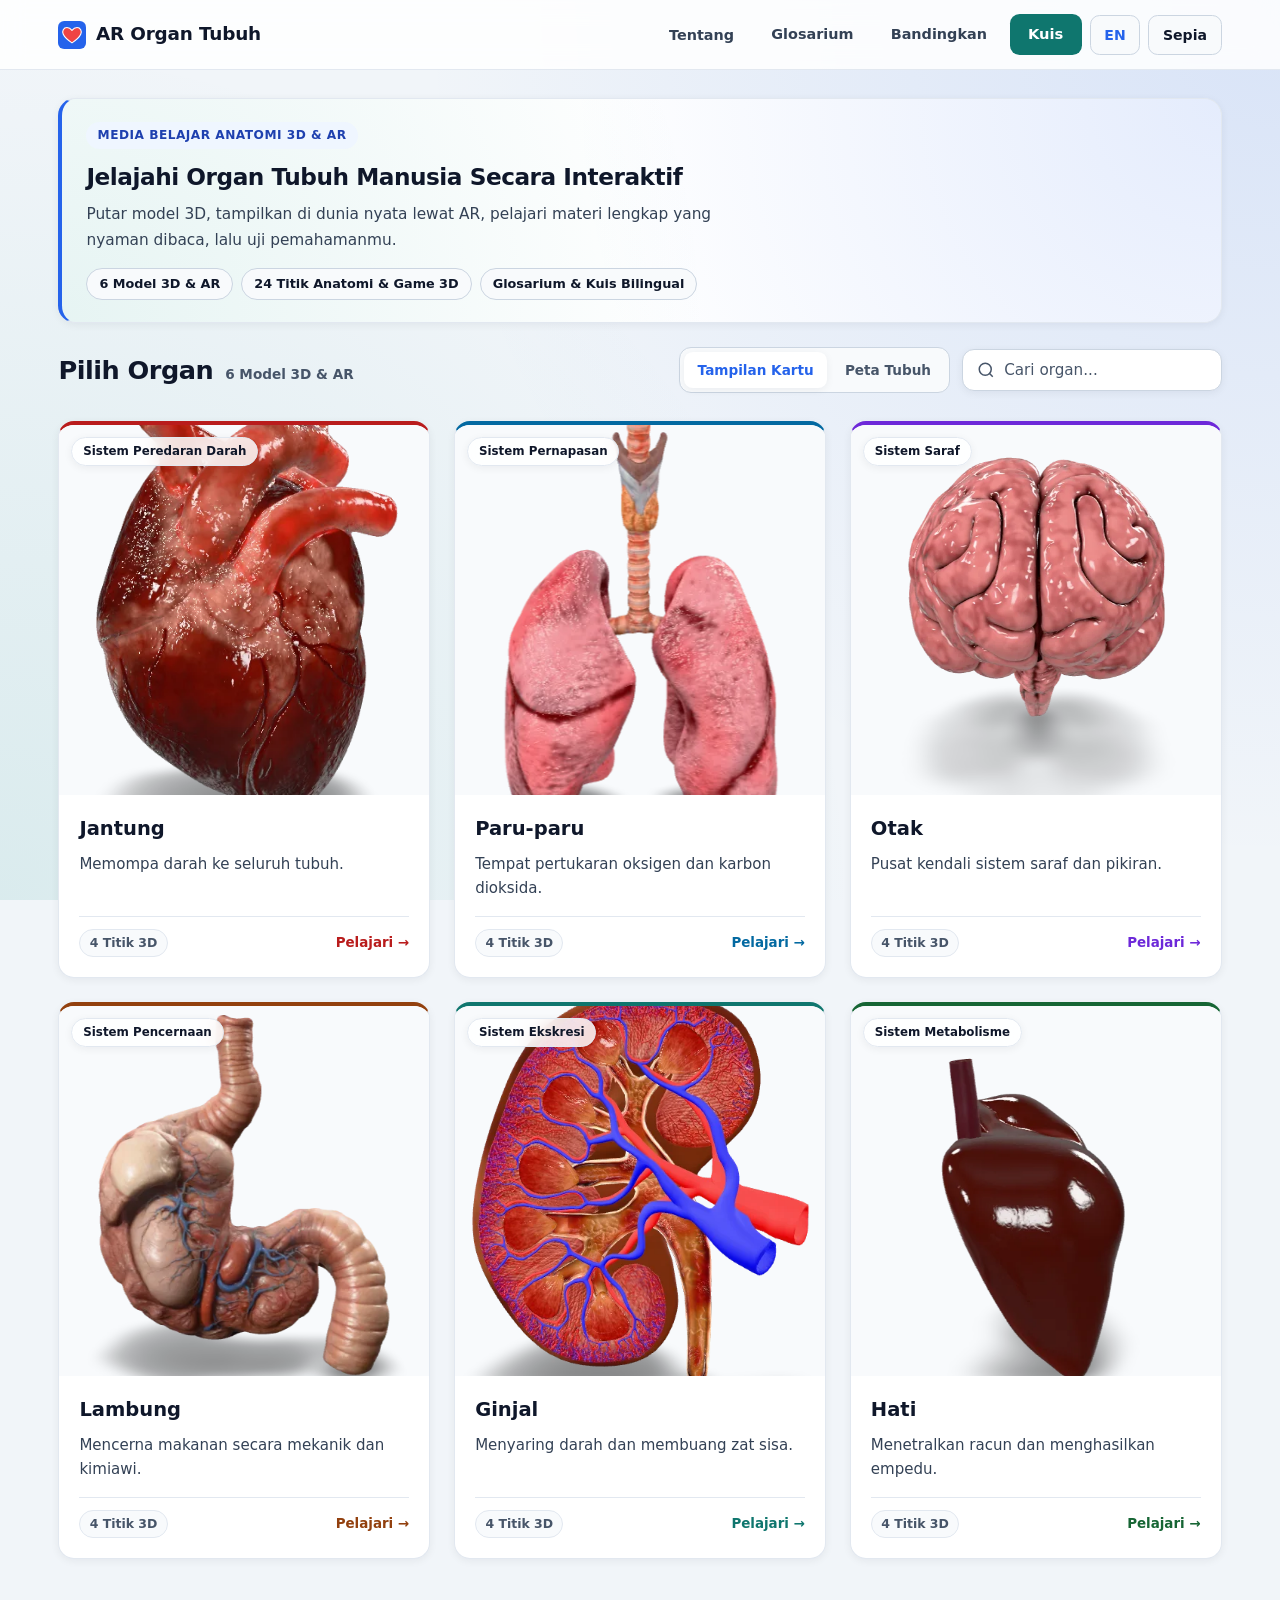
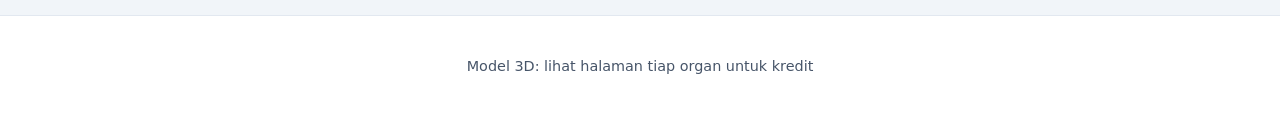
<file: index.html>
<!DOCTYPE html>
<html lang="id">
<head>
  <meta charset="UTF-8">
  <meta name="viewport" content="width=device-width, initial-scale=1.0">
  <title data-i18n="homeTitle">AR Organ Tubuh</title>
  <meta name="description" content="Media edukasi anatomi organ tubuh manusia interaktif dalam 3D, Augmented Reality (AR), hotspot bagian organ, dan kuis.">
  <meta property="og:title" content="AR Organ Tubuh">
  <meta property="og:description" content="Jelajahi anatomi 6 organ tubuh manusia dalam 3D dan Augmented Reality langsung dari browser.">
  <meta property="og:image" content="img/jantung.webp">
  <link rel="icon" type="image/svg+xml" href="img/favicon.svg">
  <script>try{const s=localStorage.getItem("ar-organ-theme");const t=(s==="dark"||s==="sepia"||s==="light")?s:(matchMedia("(prefers-color-scheme:dark)").matches?"dark":"light");document.documentElement.dataset.theme=t;}catch(e){}</script>
  <link rel="stylesheet" href="css/style.css">
</head>
<body>
  <header class="site-header">
    <div class="container nav-inner">
      <a class="brand-link" href="index.html">
        <img src="img/favicon.svg" alt="" width="28" height="28">
        <span data-i18n="brandName">AR Organ Tubuh</span>
      </a>
      <div class="nav-actions">
        <button id="about-open" class="btn-ghost" type="button" data-i18n="navAbout">Tentang</button>
        <a class="btn-ghost" href="glossary.html" data-i18n="navGlossary">Glosarium</a>
        <a class="btn-ghost" href="compare.html" data-i18n="navCompare">Bandingkan</a>
        <a class="btn-quiz" href="quiz.html" data-i18n="navQuiz">Kuis</a>
        <button id="lang-toggle" class="btn-lang" type="button" aria-label="Ganti ke Bahasa Inggris">EN</button>
        <button id="theme-toggle" class="btn-theme" type="button" aria-label="Ubah tema">Sepia</button>
      </div>
    </div>
  </header>

  <main class="container home-main">
    <section class="study-hero">
      <span class="study-hero-badge" data-i18n="heroBadge">Media Belajar Anatomi 3D &amp; AR</span>
      <h1 class="study-hero-title" data-i18n="heroTitle">Jelajahi Organ Tubuh Manusia Secara Interaktif</h1>
      <p class="study-hero-desc" data-i18n="heroDesc">Putar model 3D, tampilkan di dunia nyata lewat AR, pelajari materi lengkap yang nyaman dibaca, lalu uji pemahamanmu.</p>
      <div class="study-hero-pills">
        <span class="study-pill" data-i18n="heroPill1">6 Model 3D &amp; AR</span>
        <span class="study-pill" data-i18n="heroPill2">24 Titik Anatomi &amp; Game 3D</span>
        <span class="study-pill" data-i18n="heroPill3">Glosarium &amp; Kuis Bilingual</span>
      </div>
    </section>

    <div class="toolbar">
      <div class="toolbar-heading">
        <h2 data-i18n="homeHeading">Pilih Organ</h2>
        <span class="toolbar-count" data-i18n="homeCount">6 Model 3D &amp; AR</span>
      </div>
      <div class="toolbar-controls">
        <div class="view-switcher" role="group" aria-label="Pilih mode tampilan" data-i18n-aria-label="viewSwitcherAria">
          <button id="btn-view-grid" class="view-btn is-active" type="button" aria-pressed="true" data-i18n="viewGrid">Tampilan Kartu</button>
          <button id="btn-view-map" class="view-btn" type="button" aria-pressed="false" data-i18n="viewMap">Peta Tubuh</button>
        </div>
        <div class="search-wrap">
          <svg class="search-icon" viewBox="0 0 24 24" width="18" height="18" aria-hidden="true" fill="none" stroke="currentColor" stroke-width="2">
            <circle cx="11" cy="11" r="8"></circle>
            <path d="m21 21-4.3-4.3"></path>
          </svg>
          <label class="sr-only" for="search" data-i18n="searchLabel">Cari organ</label>
          <input id="search" type="search" placeholder="Cari organ..." data-i18n-placeholder="searchPlaceholder" autocomplete="off">
        </div>
      </div>
    </div>

    <section id="organ-grid" class="organ-grid" aria-live="polite"></section>

    <section id="body-map-section" class="body-map-section" hidden>
      <div class="body-map-card">
        <p class="body-map-hint" data-i18n="bodyMapHint">Klik titik pada tubuh untuk melihat lokasi dan info organ</p>
        <div id="body-map-stage" class="body-map-stage">
          <svg class="body-silhouette" viewBox="0 0 280 480" aria-hidden="true">
            <path class="silhouette-outline" d="M140 16 C158 16 171 30 171 50 C171 67 161 81 151 86 L151 100 C186 104 206 118 214 146 L228 242 C230 253 221 260 212 257 C205 255 201 248 199 238 L188 162 L180 162 L186 270 L181 446 C180 457 170 464 160 463 C150 462 144 454 143 442 L140 318 L137 442 C136 454 130 462 120 463 C110 464 100 457 99 446 L94 270 L100 162 L92 162 L81 238 C79 248 75 255 68 257 C59 260 50 253 52 242 L66 146 C74 118 94 104 129 100 L129 86 C119 81 109 67 109 50 C109 30 122 16 140 16 Z" />
            <line class="silhouette-guide" x1="140" y1="95" x2="140" y2="305" />
            <ellipse class="silhouette-guide" cx="140" cy="158" rx="46" ry="42" />

            <g class="svg-organ" data-svg-organ="otak">
              <path d="M121 48 C121 35 130 27 140 27 C150 27 159 35 159 48 C159 58 151 64 140 64 C129 64 121 58 121 48 Z" />
            </g>

            <g class="svg-organ" data-svg-organ="paru-paru">
              <path d="M133 122 C117 122 103 137 101 163 C100 179 108 188 122 186 C131 184 135 176 135 162 Z" />
              <path d="M147 122 C163 122 177 137 179 163 C180 179 172 188 158 186 C149 184 145 176 145 162 Z" />
            </g>

            <g class="svg-organ" data-svg-organ="jantung">
              <path d="M142 152 C142 145 148 141 154 143 C161 145 165 153 163 162 C161 171 153 178 146 180 C140 175 139 162 142 152 Z" />
            </g>

            <g class="svg-organ" data-svg-organ="hati">
              <path d="M104 202 C104 195 116 191 136 195 L146 202 C142 216 124 227 108 228 C103 224 102 212 104 202 Z" />
            </g>

            <g class="svg-organ" data-svg-organ="lambung">
              <path d="M148 202 C158 198 171 205 173 219 C175 232 164 242 151 240 C142 238 139 229 144 222 C148 217 146 208 148 202 Z" />
            </g>

            <g class="svg-organ" data-svg-organ="ginjal">
              <path d="M119 254 C112 254 108 261 109 270 C110 278 115 284 122 282 C127 281 128 274 125 268 C123 263 124 255 119 254 Z" />
              <path d="M161 254 C168 254 172 261 171 270 C170 278 165 284 158 282 C153 281 152 274 155 268 C157 263 156 255 161 254 Z" />
            </g>
          </svg>
          <div id="body-map-pins" class="body-map-pins"></div>
        </div>
      </div>

      <div class="body-map-preview">
        <div id="body-map-quicklist" class="body-map-quicklist"></div>
        <article class="map-preview-card" aria-live="polite">
          <div class="map-preview-top">
            <img id="map-preview-img" class="map-preview-img" src="img/jantung.webp" alt="" width="104" height="104" loading="lazy">
            <div class="map-preview-meta">
              <span id="map-preview-location" class="map-preview-location"></span>
              <h2 id="map-preview-name"></h2>
            </div>
          </div>
          <p id="map-preview-desc" class="map-preview-desc"></p>
          <div class="fact-box map-preview-fact-box">
            <h3 data-i18n="factHeading">Fakta Menarik</h3>
            <p id="map-preview-fact"></p>
          </div>
          <div class="map-preview-actions">
            <a id="map-preview-open" class="btn-quiz" href="#" data-i18n="bodyMapOpen3d">Lihat 3D &amp; AR &rarr;</a>
            <a id="map-preview-compare" class="btn-secondary" href="#" data-i18n="bodyMapCompare">Bandingkan</a>
          </div>
        </article>
      </div>
    </section>
  </main>

  <div id="about-modal" class="modal" role="dialog" aria-modal="true" aria-labelledby="about-title" hidden>
    <div class="modal-backdrop" data-close-modal="true"></div>
    <div class="modal-card">
      <div class="modal-header">
        <h2 id="about-title" data-i18n="aboutTitle">Tentang AR Organ Tubuh</h2>
        <button id="about-close" class="modal-close" type="button" aria-label="Tutup jendela" data-i18n-aria-label="aboutCloseAria">&times;</button>
      </div>
      <p class="modal-lead" data-i18n="aboutLead">Media edukasi anatomi manusia berbasis web yang ringan dan interaktif tanpa perlu menginstal aplikasi tambahan.</p>
      <ul class="modal-list">
        <li><strong data-i18n="aboutFeat1Title">Model 3D Interaktif:</strong><span data-i18n="aboutFeat1Text"> Putar dan perbesar 6 organ utama tubuh manusia.</span></li>
        <li><strong data-i18n="aboutFeat2Title">Augmented Reality (AR):</strong><span data-i18n="aboutFeat2Text"> Letakkan organ di dunia nyata lewat kamera HP Android/iOS.</span></li>
        <li><strong data-i18n="aboutFeat3Title">Hotspot &amp; Narasi Suara:</strong><span data-i18n="aboutFeat3Text"> Klik titik pada organ untuk info bagian anatomi atau dengarkan penjelasannya.</span></li>
        <li><strong data-i18n="aboutFeat4Title">Simulasi Fisiologi &amp; Kuis:</strong><span data-i18n="aboutFeat4Text"> Amati detak jantung &amp; pernapasan secara langsung lalu uji pemahamanmu.</span></li>
      </ul>
      <div class="modal-footer">
        <button id="about-ok" class="btn-quiz" type="button" data-i18n="aboutOk">Mengerti</button>
      </div>
    </div>
  </div>

  <footer class="site-footer">
    <div class="container">
      <p data-i18n="homeFooter">Model 3D: lihat halaman tiap organ untuk kredit</p>
    </div>
  </footer>

  <script src="js/data.js"></script>
  <script src="js/i18n.js"></script>
  <script src="js/app.js"></script>
</body>
</html>
</file>
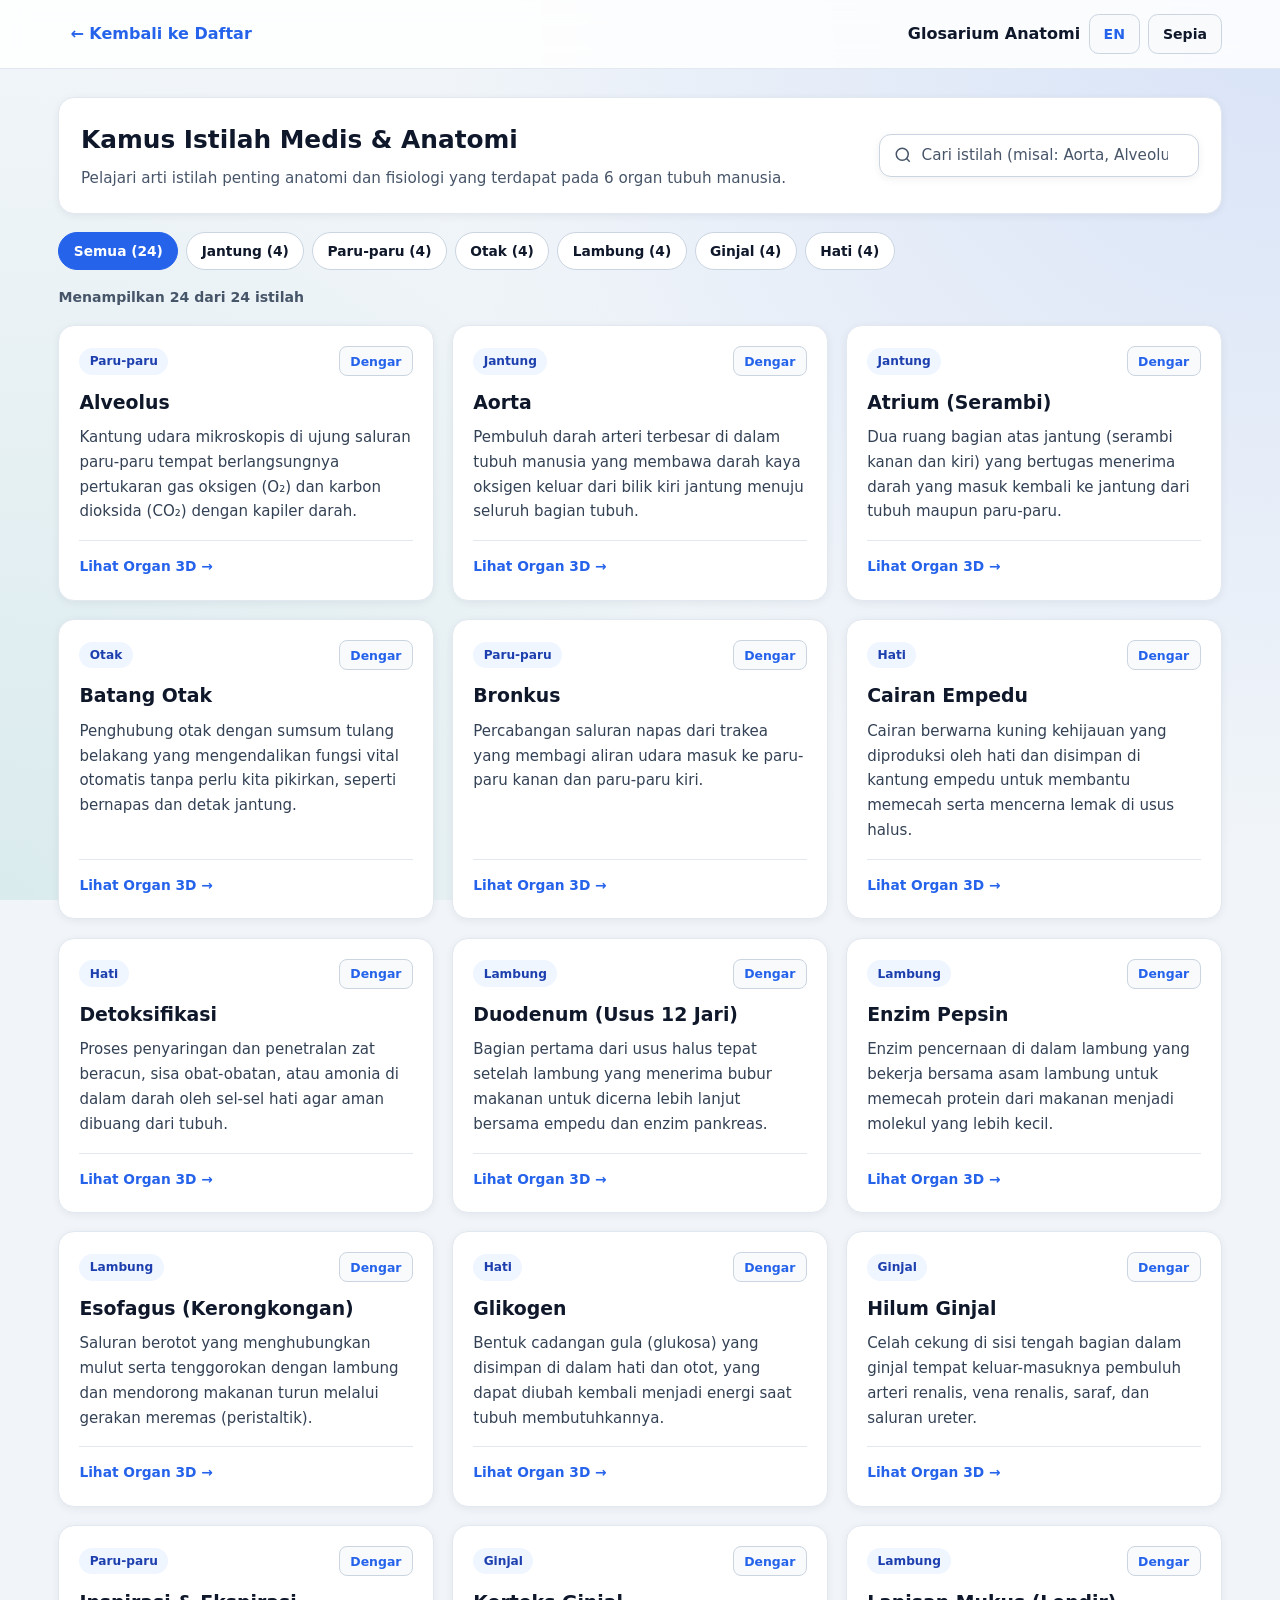
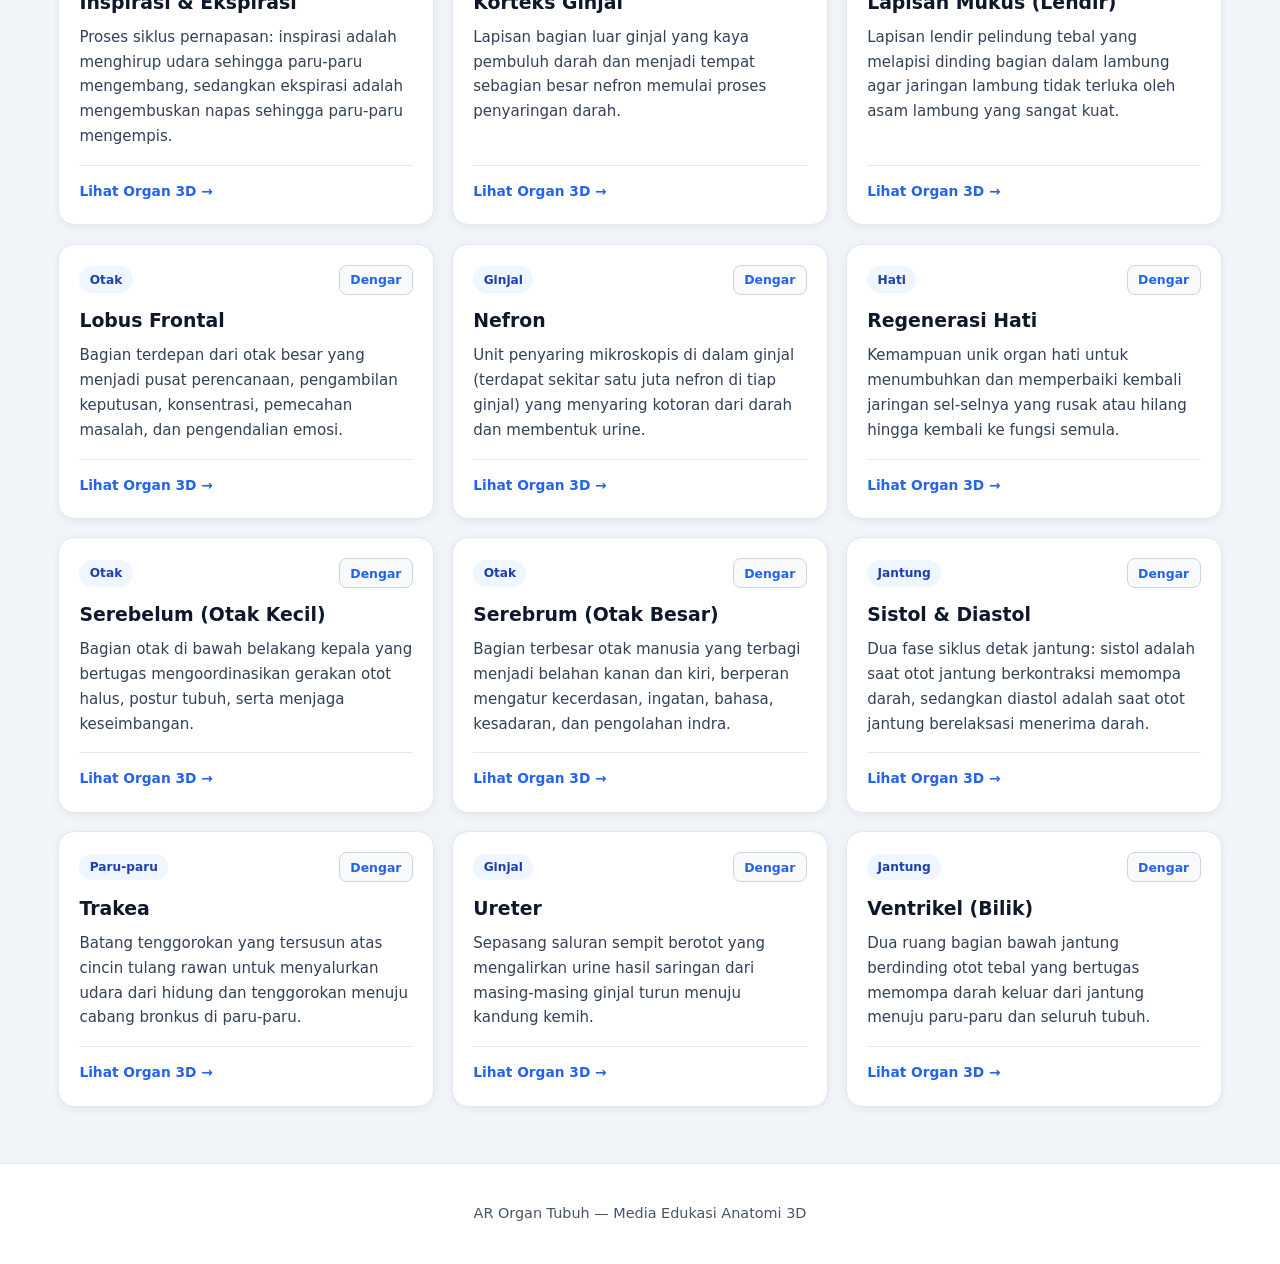
<file: glossary.html>
<!DOCTYPE html>
<html lang="id">
<head>
  <meta charset="UTF-8">
  <meta name="viewport" content="width=device-width, initial-scale=1.0">
  <title data-i18n="glossaryTitle">Glosarium Anatomi | AR Organ Tubuh</title>
  <meta name="description" content="Kamus istilah medis dan anatomi organ tubuh manusia lengkap dalam Bahasa Indonesia dan Inggris.">
  <meta property="og:title" content="Glosarium Anatomi | AR Organ Tubuh">
  <meta property="og:description" content="Pelajari istilah penting anatomi dan fisiologi 6 organ utama tubuh manusia.">
  <meta property="og:image" content="img/jantung.webp">
  <link rel="icon" type="image/svg+xml" href="img/favicon.svg">
  <script>try{const s=localStorage.getItem("ar-organ-theme");const t=(s==="dark"||s==="sepia"||s==="light")?s:(matchMedia("(prefers-color-scheme:dark)").matches?"dark":"light");document.documentElement.dataset.theme=t;}catch(e){}</script>
  <link rel="stylesheet" href="css/style.css">
</head>
<body>
  <header class="site-header">
    <div class="container detail-header">
      <a class="back-link" href="index.html" data-i18n="backToList">&larr; Kembali ke Daftar</a>
      <div class="detail-header-right">
        <span class="brand-name" data-i18n="brandGlossary">Glosarium Anatomi</span>
        <button id="lang-toggle" class="btn-lang" type="button" aria-label="Ganti ke Bahasa Inggris">EN</button>
        <button id="theme-toggle" class="btn-theme" type="button" aria-label="Ubah tema">Sepia</button>
      </div>
    </div>
    <div id="reading-progress" class="reading-progress" aria-hidden="true"></div>
  </header>

  <main class="container glossary-main">
    <section class="glossary-hero">
      <div class="glossary-hero-text">
        <h1 data-i18n="glossaryHeading">Kamus Istilah Medis &amp; Anatomi</h1>
        <p data-i18n="glossaryLead">Pelajari arti istilah penting anatomi dan fisiologi yang terdapat pada 6 organ tubuh manusia.</p>
      </div>
      <div class="search-wrap glossary-search-wrap">
        <svg class="search-icon" viewBox="0 0 24 24" width="18" height="18" aria-hidden="true" fill="none" stroke="currentColor" stroke-width="2">
          <circle cx="11" cy="11" r="8"></circle>
          <path d="m21 21-4.3-4.3"></path>
        </svg>
        <label class="sr-only" for="glossary-search" data-i18n="glossarySearchLabel">Cari istilah atau pengertian</label>
        <input id="glossary-search" type="search" placeholder="Cari istilah (misal: Aorta, Alveolus, Nefron)..." data-i18n-placeholder="glossarySearchPlaceholder" autocomplete="off">
      </div>
    </section>

    <div id="glossary-filters" class="glossary-filters" role="group" aria-label="Filter istilah berdasarkan organ" data-i18n-aria-label="glossaryFilterAria"></div>

    <div class="glossary-meta-bar">
      <p id="glossary-count" class="glossary-count" aria-live="polite"></p>
    </div>

    <section id="glossary-grid" class="glossary-grid" aria-live="polite"></section>
  </main>

  <footer class="site-footer">
    <div class="container">
      <p data-i18n="commonFooter">AR Organ Tubuh &mdash; Media Edukasi Anatomi 3D</p>
    </div>
  </footer>

  <script src="js/data.js"></script>
  <script src="js/i18n.js"></script>
  <script src="js/glossary.js"></script>
</body>
</html>
</file>
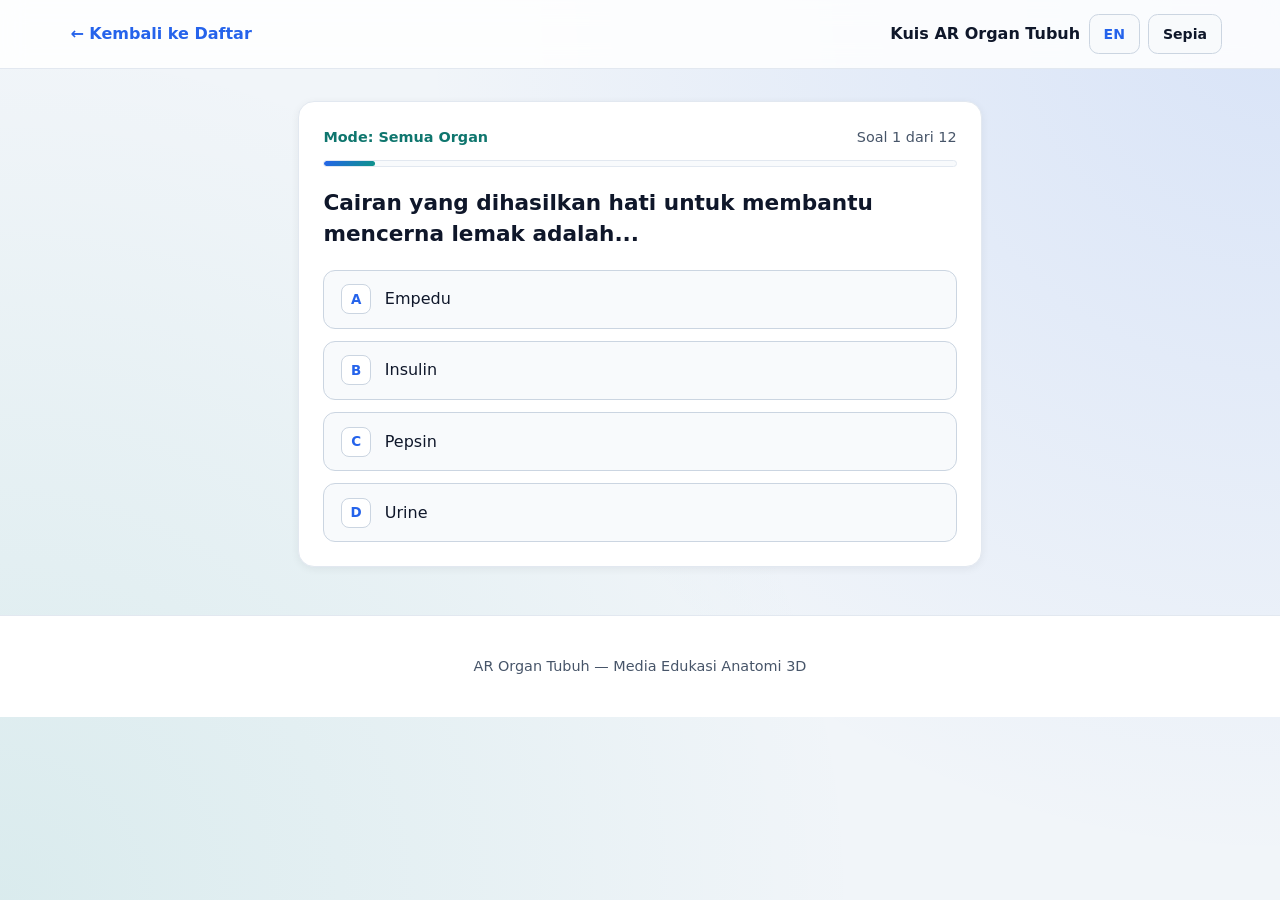
<file: quiz.html>
<!DOCTYPE html>
<html lang="id">
<head>
  <meta charset="UTF-8">
  <meta name="viewport" content="width=device-width, initial-scale=1.0">
  <title>Kuis Anatomi | AR Organ Tubuh</title>
  <meta name="description" content="Uji pengetahuanmu tentang anatomi dan fungsi organ tubuh manusia melalui kuis interaktif.">
  <meta property="og:title" content="Kuis Anatomi | AR Organ Tubuh">
  <meta property="og:description" content="Kuis singkat seputar fungsi dan fakta organ tubuh manusia.">
  <meta property="og:image" content="img/jantung.webp">
  <link rel="icon" type="image/svg+xml" href="img/favicon.svg">
  <script>try{const s=localStorage.getItem("ar-organ-theme");const t=(s==="dark"||s==="sepia"||s==="light")?s:(matchMedia("(prefers-color-scheme:dark)").matches?"dark":"light");document.documentElement.dataset.theme=t;}catch(e){}</script>
  <link rel="stylesheet" href="css/style.css">
</head>
<body>
  <header class="site-header">
    <div class="container detail-header">
      <a class="back-link" href="index.html" data-i18n="backToList">&larr; Kembali ke Daftar</a>
      <div class="detail-header-right">
        <span class="brand-name" data-i18n="brandQuiz">Kuis AR Organ Tubuh</span>
        <button id="lang-toggle" class="btn-lang" type="button" aria-label="Ganti ke Bahasa Inggris">EN</button>
        <button id="theme-toggle" class="btn-theme" type="button" aria-label="Ubah tema">Sepia</button>
      </div>
    </div>
  </header>

  <main class="container quiz-main">
    <section id="quiz-card" class="quiz-card">
      <div class="quiz-top">
        <span id="quiz-mode" class="quiz-mode"></span>
        <span id="quiz-progress" class="quiz-progress"></span>
      </div>
      <div class="quiz-bar" aria-hidden="true">
        <div id="quiz-bar-fill" class="quiz-bar-fill"></div>
      </div>

      <h1 id="quiz-question" class="quiz-question"></h1>
      <div id="quiz-options" class="quiz-options"></div>

      <div id="quiz-feedback" class="quiz-feedback" hidden>
        <p id="quiz-status" class="quiz-status"></p>
        <p id="quiz-explanation" class="quiz-explanation"></p>
        <button id="quiz-next" class="btn-quiz" type="button">Lanjut</button>
      </div>
    </section>

    <section id="quiz-result" class="quiz-card quiz-result" hidden>
      <h1 data-i18n="quizResultHeading">Hasil Kuis</h1>
      <p id="result-score" class="result-score"></p>
      <p id="result-high-score" class="result-high-score"></p>
      <div class="result-actions">
        <button id="quiz-retry" class="btn-quiz" type="button" data-i18n="quizRetry">Ulangi</button>
        <a class="btn-secondary" href="index.html" data-i18n="quizBackList">Kembali ke daftar</a>
      </div>
    </section>
  </main>

  <footer class="site-footer">
    <div class="container">
      <p data-i18n="commonFooter">AR Organ Tubuh &mdash; Media Edukasi Anatomi 3D</p>
    </div>
  </footer>

  <script src="js/data.js"></script>
  <script src="js/i18n.js"></script>
  <script src="js/quiz.js"></script>
</body>
</html>
</file>
<file: css/style.css>
:root {
  --bg: #f1f5f9;
  --surface: #ffffff;
  --surface-glass: rgba(255, 255, 255, 0.85);
  --surface-alt: #f8fafc;
  --border: #e2e8f0;
  --border-strong: #cbd5e1;
  --text: #0f172a;
  --text-body: #334155;
  --text-muted: #475569;
  --primary: #2563eb;
  --primary-hover: #1d4ed8;
  --accent-gradient: linear-gradient(135deg, #2563eb 0%, #0d9488 100%);
  --hero-bg: radial-gradient(circle at top right, rgba(37, 99, 235, 0.12), transparent 55%),
    radial-gradient(circle at bottom left, rgba(13, 148, 136, 0.1), transparent 55%);
  --quiz-bg: #0f766e;
  --quiz-hover: #115e59;
  --fact-bg: #eff6ff;
  --fact-title: #1e40af;
  --fact-text: #1e3a8a;
  --viewer-bg: radial-gradient(circle at center, #ffffff 0%, #e2e8f0 100%);
  --shadow: 0 2px 8px rgba(15, 23, 42, 0.06);
  --shadow-hover: 0 16px 32px rgba(15, 23, 42, 0.12);
  --correct-bg: #dcfce7;
  --correct-border: #16a34a;
  --correct-text: #14532d;
  --wrong-bg: #fee2e2;
  --wrong-border: #dc2626;
  --wrong-text: #7f1d1d;
}

[data-theme="dark"] {
  --bg: #0b1120;
  --surface: #1e293b;
  --surface-glass: rgba(15, 23, 42, 0.85);
  --surface-alt: #273549;
  --border: #334155;
  --border-strong: #475569;
  --text: #f8fafc;
  --text-body: #e2e8f0;
  --text-muted: #cbd5e1;
  --primary: #3b82f6;
  --primary-hover: #60a5fa;
  --accent-gradient: linear-gradient(135deg, #60a5fa 0%, #2dd4bf 100%);
  --hero-bg: radial-gradient(circle at top right, rgba(59, 130, 246, 0.16), transparent 55%),
    radial-gradient(circle at bottom left, rgba(45, 212, 191, 0.12), transparent 55%);
  --quiz-bg: #0d9488;
  --quiz-hover: #0f766e;
  --fact-bg: #172554;
  --fact-title: #93c5fd;
  --fact-text: #dbeafe;
  --viewer-bg: radial-gradient(circle at center, #334155 0%, #0f172a 100%);
  --shadow: 0 4px 12px rgba(0, 0, 0, 0.35);
  --shadow-hover: 0 18px 36px rgba(0, 0, 0, 0.5);
  --correct-bg: #14532d;
  --correct-border: #22c55e;
  --correct-text: #dcfce7;
  --wrong-bg: #7f1d1d;
  --wrong-border: #ef4444;
  --wrong-text: #fee2e2;
}

[data-theme="sepia"] {
  --bg: #f4ecdc;
  --surface: #fdf9f0;
  --surface-glass: rgba(253, 249, 240, 0.9);
  --surface-alt: #f0e6d2;
  --border: #dfd3bc;
  --border-strong: #c9b99b;
  --text: #2e241b;
  --text-body: #433528;
  --text-muted: #6b5947;
  --primary: #0f766e;
  --primary-hover: #115e59;
  --accent-gradient: linear-gradient(135deg, #0f766e 0%, #b45309 100%);
  --hero-bg: radial-gradient(circle at top right, rgba(15, 118, 110, 0.1), transparent 55%),
    radial-gradient(circle at bottom left, rgba(180, 83, 9, 0.1), transparent 55%);
  --quiz-bg: #0f766e;
  --quiz-hover: #115e59;
  --fact-bg: #eef4ec;
  --fact-title: #115e59;
  --fact-text: #134e4a;
  --viewer-bg: radial-gradient(circle at center, #fffdf7 0%, #e7dcc5 100%);
  --shadow: 0 3px 10px rgba(67, 53, 40, 0.08);
  --shadow-hover: 0 16px 32px rgba(67, 53, 40, 0.16);
  --correct-bg: #dcfce7;
  --correct-border: #15803d;
  --correct-text: #14532d;
  --wrong-bg: #fee2e2;
  --wrong-border: #b91c1c;
  --wrong-text: #7f1d1d;
}

[data-organ="jantung"] {
  --organ-accent: #b91c1c;
}

[data-organ="paru-paru"] {
  --organ-accent: #0369a1;
}

[data-organ="otak"] {
  --organ-accent: #6d28d9;
}

[data-organ="lambung"] {
  --organ-accent: #92400e;
}

[data-organ="ginjal"] {
  --organ-accent: #0f766e;
}

[data-organ="hati"] {
  --organ-accent: #166534;
}

[data-theme="dark"] [data-organ="jantung"] {
  --organ-accent: #f87171;
}

[data-theme="dark"] [data-organ="paru-paru"] {
  --organ-accent: #38bdf8;
}

[data-theme="dark"] [data-organ="otak"] {
  --organ-accent: #c4b5fd;
}

[data-theme="dark"] [data-organ="lambung"] {
  --organ-accent: #fbbf24;
}

[data-theme="dark"] [data-organ="ginjal"] {
  --organ-accent: #2dd4bf;
}

[data-theme="dark"] [data-organ="hati"] {
  --organ-accent: #4ade80;
}

*,
*::before,
*::after {
  box-sizing: border-box;
}

html,
body {
  overflow-x: hidden;
}

body {
  margin: 0;
  font-family: system-ui, -apple-system, BlinkMacSystemFont, "Segoe UI", Roboto, sans-serif;
  line-height: 1.65;
  color: var(--text);
  background-color: var(--bg);
  background-image: var(--hero-bg);
  background-attachment: fixed;
  transition: background-color 0.25s ease, color 0.25s ease;
}

:focus-visible {
  outline: 2px solid var(--primary);
  outline-offset: 2px;
}

.container {
  width: 100%;
  max-width: 1200px;
  margin: 0 auto;
  padding: 0 1.15rem;
}

.sr-only {
  position: absolute;
  width: 1px;
  height: 1px;
  padding: 0;
  margin: -1px;
  overflow: hidden;
  clip: rect(0, 0, 0, 0);
  white-space: nowrap;
  border: 0;
}

.site-header {
  position: sticky;
  top: 0;
  z-index: 40;
  background-color: var(--surface-glass);
  backdrop-filter: blur(12px);
  -webkit-backdrop-filter: blur(12px);
  border-bottom: 1px solid var(--border);
  padding: 0.85rem 0;
}

.reading-progress {
  position: absolute;
  left: 0;
  bottom: -1px;
  height: 3px;
  width: 0%;
  background: var(--accent-gradient);
  transition: width 0.12s ease-out;
  pointer-events: none;
}

.study-hero {
  position: relative;
  padding: 1.4rem 1.5rem;
  margin-bottom: 1.5rem;
  background-color: var(--surface);
  background-image: var(--hero-bg);
  border: 1px solid var(--border);
  border-left: 4px solid var(--primary);
  border-radius: 1.1rem;
  box-shadow: var(--shadow);
}

.study-hero-badge {
  display: inline-block;
  padding: 0.22rem 0.7rem;
  margin-bottom: 0.55rem;
  font-size: 0.76rem;
  font-weight: 800;
  text-transform: uppercase;
  letter-spacing: 0.04em;
  color: var(--fact-title);
  background-color: var(--fact-bg);
  border-radius: 9999px;
}

.study-hero-title {
  margin: 0 0 0.4rem;
  font-size: 1.45rem;
  font-weight: 800;
  letter-spacing: -0.02em;
  color: var(--text);
}

.study-hero-desc {
  margin: 0 0 0.9rem;
  max-width: 68ch;
  font-size: 0.96rem;
  line-height: 1.65;
  color: var(--text-body);
}

.study-hero-pills {
  display: flex;
  flex-wrap: wrap;
  gap: 0.5rem;
}

.study-pill {
  display: inline-flex;
  align-items: center;
  padding: 0.28rem 0.75rem;
  font-size: 0.8rem;
  font-weight: 700;
  color: var(--text);
  background-color: var(--surface-alt);
  border: 1px solid var(--border-strong);
  border-radius: 9999px;
}

.nav-inner {
  display: flex;
  flex-wrap: wrap;
  align-items: center;
  justify-content: space-between;
  gap: 0.75rem;
}

.brand-link {
  display: inline-flex;
  align-items: center;
  gap: 0.6rem;
  font-size: 1.15rem;
  font-weight: 800;
  letter-spacing: -0.01em;
  color: var(--text);
  text-decoration: none;
}

.nav-actions {
  display: flex;
  flex-wrap: wrap;
  align-items: center;
  gap: 0.5rem;
}

.btn-ghost {
  display: inline-flex;
  align-items: center;
  justify-content: center;
  min-height: 40px;
  padding: 0.45rem 0.85rem;
  font-size: 0.9rem;
  font-weight: 600;
  font-family: inherit;
  text-decoration: none;
  color: var(--text-body);
  background-color: transparent;
  border: 1px solid transparent;
  border-radius: 0.6rem;
  cursor: pointer;
  transition: background-color 0.2s ease, color 0.2s ease;
}

.btn-ghost:hover,
.btn-ghost:focus-visible {
  background-color: var(--surface-alt);
  color: var(--text);
}

.home-main {
  padding-top: 1.75rem;
}

.toolbar {
  display: flex;
  flex-direction: column;
  gap: 1rem;
  margin-bottom: 1.75rem;
}

.toolbar-heading {
  display: flex;
  align-items: baseline;
  gap: 0.75rem;
}

.toolbar-heading h2 {
  margin: 0;
  font-size: 1.6rem;
  font-weight: 800;
  letter-spacing: -0.02em;
  color: var(--text);
}

.toolbar-count {
  font-size: 0.85rem;
  font-weight: 600;
  color: var(--text-muted);
}

.toolbar-controls {
  display: flex;
  flex-wrap: wrap;
  align-items: center;
  gap: 0.75rem;
  width: 100%;
}

.view-switcher {
  display: inline-flex;
  padding: 0.25rem;
  background-color: var(--surface-alt);
  border: 1px solid var(--border-strong);
  border-radius: 0.75rem;
  gap: 0.25rem;
}

.view-btn {
  min-height: 36px;
  padding: 0.35rem 0.85rem;
  font-size: 0.85rem;
  font-weight: 700;
  font-family: inherit;
  color: var(--text-muted);
  background-color: transparent;
  border: none;
  border-radius: 0.55rem;
  cursor: pointer;
  transition: background-color 0.2s ease, color 0.2s ease, box-shadow 0.2s ease;
}

.view-btn:hover,
.view-btn:focus-visible {
  color: var(--text);
}

.view-btn.is-active {
  color: var(--primary);
  background-color: var(--surface);
  box-shadow: var(--shadow);
}

.search-wrap {
  position: relative;
  flex: 1 1 220px;
  width: 100%;
}

.search-icon {
  position: absolute;
  left: 0.95rem;
  top: 50%;
  transform: translateY(-50%);
  color: var(--text-muted);
  pointer-events: none;
}

.search-wrap input {
  width: 100%;
  padding: 0.7rem 1rem 0.7rem 2.6rem;
  font-size: 0.95rem;
  font-family: inherit;
  border: 1px solid var(--border-strong);
  border-radius: 0.75rem;
  background-color: var(--surface);
  color: var(--text);
  box-shadow: var(--shadow);
  transition: border-color 0.2s ease, box-shadow 0.2s ease;
}

.search-wrap input:focus {
  border-color: var(--primary);
  box-shadow: 0 0 0 3px rgba(37, 99, 235, 0.15);
  outline: none;
}

.search-wrap input::placeholder {
  color: var(--text-muted);
}

.modal {
  position: fixed;
  inset: 0;
  z-index: 60;
  display: flex;
  align-items: center;
  justify-content: center;
  padding: 1rem;
}

.modal[hidden] {
  display: none;
}

.modal-backdrop {
  position: absolute;
  inset: 0;
  background-color: rgba(15, 23, 42, 0.55);
  backdrop-filter: blur(4px);
  -webkit-backdrop-filter: blur(4px);
}

.modal-card {
  position: relative;
  width: 100%;
  max-width: 480px;
  background-color: var(--surface);
  border: 1px solid var(--border);
  border-radius: 1.15rem;
  padding: 1.5rem;
  box-shadow: var(--shadow-hover);
  animation: modalFadeIn 0.18s ease-out;
}

@keyframes modalFadeIn {
  from {
    opacity: 0;
    transform: translateY(8px) scale(0.98);
  }
  to {
    opacity: 1;
    transform: translateY(0) scale(1);
  }
}

.modal-header {
  display: flex;
  align-items: center;
  justify-content: space-between;
  gap: 0.75rem;
  margin-bottom: 0.75rem;
}

.modal-header h2 {
  margin: 0;
  font-size: 1.25rem;
  color: var(--text);
}

.modal-close {
  width: 34px;
  height: 34px;
  display: inline-flex;
  align-items: center;
  justify-content: center;
  border: 1px solid var(--border);
  border-radius: 0.5rem;
  background-color: var(--surface-alt);
  color: var(--text-muted);
  font-size: 1.3rem;
  line-height: 1;
  cursor: pointer;
}

.modal-close:hover,
.modal-close:focus-visible {
  background-color: var(--border);
  color: var(--text);
}

.modal-lead {
  margin: 0 0 1rem;
  color: var(--text-body);
  font-size: 0.95rem;
}

.modal-list {
  margin: 0 0 1.35rem;
  padding-left: 1.2rem;
  color: var(--text-body);
  font-size: 0.92rem;
}

.modal-list li + li {
  margin-top: 0.5rem;
}

.modal-footer {
  display: flex;
  justify-content: flex-end;
}

.btn-lang,
.btn-theme {
  display: inline-flex;
  align-items: center;
  justify-content: center;
  min-width: 42px;
  min-height: 40px;
  padding: 0.45rem 0.85rem;
  font-size: 0.88rem;
  font-weight: 600;
  font-family: inherit;
  color: var(--text);
  background-color: var(--surface-alt);
  border: 1px solid var(--border-strong);
  border-radius: 0.6rem;
  cursor: pointer;
  transition: background-color 0.2s ease, border-color 0.2s ease, color 0.2s ease;
}

.btn-lang {
  font-weight: 700;
  color: var(--primary);
}

.btn-lang:hover,
.btn-lang:focus-visible,
.btn-theme:hover,
.btn-theme:focus-visible {
  border-color: var(--primary);
}

.organ-grid {
  display: grid;
  grid-template-columns: 1fr;
  gap: 1.5rem;
  margin-bottom: 3.5rem;
}

.card {
  display: flex;
  flex-direction: column;
  background-color: var(--surface);
  border: 1px solid var(--border);
  border-top: 4px solid var(--organ-accent, var(--primary));
  border-radius: 1rem;
  overflow: hidden;
  text-decoration: none;
  color: inherit;
  box-shadow: var(--shadow);
  transition: transform 0.25s ease, box-shadow 0.25s ease, border-color 0.25s ease;
}

.card:hover,
.card:focus-visible {
  transform: translateY(-6px);
  box-shadow: var(--shadow-hover);
  border-color: var(--organ-accent, var(--primary));
}

.card-media {
  position: relative;
  overflow: hidden;
  background-color: var(--surface-alt);
}

.card-system {
  position: absolute;
  top: 0.75rem;
  left: 0.75rem;
  z-index: 2;
  padding: 0.24rem 0.68rem;
  font-size: 0.74rem;
  font-weight: 700;
  color: var(--text);
  background-color: var(--surface-glass);
  backdrop-filter: blur(8px);
  -webkit-backdrop-filter: blur(8px);
  border: 1px solid var(--border);
  border-radius: 9999px;
  box-shadow: var(--shadow);
}

.card-img {
  width: 100%;
  height: auto;
  aspect-ratio: 1 / 1;
  object-fit: cover;
  display: block;
  transition: transform 0.35s ease;
}

.card:hover .card-img,
.card:focus-visible .card-img {
  transform: scale(1.05);
}

.card-body {
  display: flex;
  flex-direction: column;
  padding: 1.15rem 1.25rem 1.25rem;
  flex: 1;
}

.card-meta {
  display: flex;
  align-items: center;
  justify-content: space-between;
  gap: 0.5rem;
  margin-bottom: 0.4rem;
}

.card-meta h2 {
  margin: 0;
  font-size: 1.22rem;
  color: var(--text);
}

.card-body p {
  margin: 0 0 1rem;
  color: var(--text-body);
  font-size: 0.94rem;
  line-height: 1.6;
  flex: 1;
}

.card-footer {
  display: flex;
  align-items: center;
  justify-content: space-between;
  gap: 0.5rem;
  padding-top: 0.75rem;
  border-top: 1px solid var(--border);
}

.card-tag {
  font-size: 0.78rem;
  font-weight: 700;
  padding: 0.18rem 0.58rem;
  border-radius: 9999px;
  background-color: var(--surface-alt);
  color: var(--text-muted);
  border: 1px solid var(--border);
}

.card-explore {
  display: inline-block;
  font-size: 0.84rem;
  font-weight: 700;
  color: var(--organ-accent, var(--primary));
  transition: transform 0.2s ease;
}

.card:hover .card-explore,
.card:focus-visible .card-explore {
  transform: translateX(4px);
}

.empty-state {
  grid-column: 1 / -1;
  text-align: center;
  padding: 3rem 1rem;
  color: var(--text-muted);
  font-size: 1.1rem;
}

.site-footer {
  border-top: 1px solid var(--border);
  padding: 1.5rem 0;
  text-align: center;
  color: var(--text-muted);
  font-size: 0.9rem;
  background-color: var(--surface);
}

.detail-header {
  display: flex;
  flex-wrap: wrap;
  align-items: center;
  justify-content: space-between;
  gap: 0.75rem;
}

.detail-header-right {
  display: flex;
  flex-wrap: wrap;
  align-items: center;
  gap: 0.55rem;
}

.back-link {
  display: inline-flex;
  align-items: center;
  font-weight: 600;
  color: var(--primary);
  text-decoration: none;
  padding: 0.45rem 0.75rem;
  border-radius: 0.5rem;
  transition: background-color 0.2s ease;
}

.back-link:hover,
.back-link:focus-visible {
  background-color: var(--surface-alt);
}

.brand-name {
  font-weight: 700;
  color: var(--text);
}

.detail-main {
  display: grid;
  grid-template-columns: 1fr;
  gap: 2rem;
  margin-top: 1.75rem;
  margin-bottom: 3rem;
}

.viewer-section {
  display: flex;
  flex-direction: column;
  gap: 0.85rem;
}

.viewer-stage {
  display: flex;
  flex-direction: column;
  gap: 0.75rem;
}

.viewer-stage:fullscreen {
  padding: 1rem;
  background-color: var(--bg);
  overflow-y: auto;
  justify-content: flex-start;
}

.viewer-stage:fullscreen model-viewer {
  flex: 1 1 auto;
  height: 68vh;
  max-height: none;
}

.viewer-toolbar {
  display: flex;
  flex-wrap: wrap;
  gap: 0.45rem;
  padding: 0.45rem;
  background-color: var(--surface);
  border: 1px solid var(--border);
  border-radius: 0.85rem;
  box-shadow: var(--shadow);
}

.studio-btn {
  flex: 1 1 auto;
  min-height: 36px;
  padding: 0.4rem 0.75rem;
  font-size: 0.82rem;
  font-weight: 600;
  font-family: inherit;
  color: var(--text);
  background-color: var(--surface-alt);
  border: 1px solid var(--border-strong);
  border-radius: 0.55rem;
  cursor: pointer;
  transition: background-color 0.15s ease, border-color 0.15s ease, color 0.15s ease;
}

.studio-btn:hover,
.studio-btn:focus-visible {
  border-color: var(--primary);
}

.studio-btn.is-active {
  background-color: var(--fact-bg);
  border-color: var(--primary);
  color: var(--fact-title);
}

.studio-btn-accent {
  color: #ffffff;
  background-color: var(--quiz-bg);
  border-color: var(--quiz-bg);
}

.studio-btn-accent:hover,
.studio-btn-accent:focus-visible {
  background-color: var(--quiz-hover);
  border-color: var(--quiz-hover);
}

.studio-btn-accent.is-active {
  color: #ffffff;
  background-color: #dc2626;
  border-color: #dc2626;
}

.hunt-panel {
  background-color: var(--surface);
  border: 1px solid var(--border-strong);
  border-left: 4px solid var(--quiz-bg);
  border-radius: 1rem;
  padding: 1rem 1.2rem;
  box-shadow: var(--shadow);
}

.hunt-header {
  display: flex;
  flex-wrap: wrap;
  align-items: center;
  justify-content: space-between;
  gap: 0.5rem;
  margin-bottom: 0.65rem;
}

.hunt-title-wrap,
.hunt-header-right {
  display: flex;
  flex-wrap: wrap;
  align-items: center;
  gap: 0.5rem;
}

.hunt-badge {
  font-size: 0.78rem;
  font-weight: 800;
  text-transform: uppercase;
  letter-spacing: 0.03em;
  padding: 0.2rem 0.6rem;
  border-radius: 9999px;
  background-color: var(--fact-bg);
  color: var(--fact-title);
}

.hunt-progress {
  font-size: 0.85rem;
  font-weight: 600;
  color: var(--text-muted);
}

.hunt-score-badge {
  font-size: 0.82rem;
  font-weight: 700;
  padding: 0.2rem 0.6rem;
  border-radius: 9999px;
  background-color: var(--correct-bg);
  color: var(--correct-text);
}

.hunt-exit-btn {
  min-height: 30px;
  padding: 0.25rem 0.65rem;
  font-size: 0.8rem;
  font-weight: 600;
  font-family: inherit;
  color: var(--text-muted);
  background-color: var(--surface-alt);
  border: 1px solid var(--border-strong);
  border-radius: 0.45rem;
  cursor: pointer;
}

.hunt-exit-btn:hover,
.hunt-exit-btn:focus-visible {
  color: var(--text);
  border-color: var(--primary);
}

.hunt-prompt {
  margin: 0 0 0.75rem;
  font-size: 1rem;
  font-weight: 700;
  color: var(--text);
}

.hunt-actions-row {
  display: flex;
  flex-wrap: wrap;
  gap: 0.5rem;
}

.hunt-hint-text {
  margin: 0.65rem 0 0;
  padding: 0.6rem 0.85rem;
  font-size: 0.88rem;
  color: var(--fact-text);
  background-color: var(--fact-bg);
  border-radius: 0.55rem;
}

.hunt-feedback {
  margin: 0.65rem 0 0;
  padding: 0.65rem 0.85rem;
  font-size: 0.9rem;
  font-weight: 600;
  border-radius: 0.55rem;
}

.hunt-feedback.is-correct {
  background-color: var(--correct-bg);
  border: 1px solid var(--correct-border);
  color: var(--correct-text);
}

.hunt-feedback.is-wrong {
  background-color: var(--wrong-bg);
  border: 1px solid var(--wrong-border);
  color: var(--wrong-text);
}

.hunt-result-title {
  margin: 0 0 0.35rem;
  font-size: 1.08rem;
  color: var(--text);
}

.hunt-result-score {
  margin: 0 0 0.25rem;
  font-size: 0.98rem;
  font-weight: 700;
  color: var(--primary);
}

.hunt-result-best {
  margin: 0 0 0.85rem;
  font-size: 0.88rem;
  color: var(--text-muted);
}

@keyframes hotspotShake {
  0%, 100% {
    transform: translateX(0);
  }
  25% {
    transform: translateX(-5px);
  }
  75% {
    transform: translateX(5px);
  }
}

model-viewer.is-hunt-mode .hotspot-label {
  display: none;
}

model-viewer.is-hunt-mode .hotspot.hunt-correct .hotspot-label,
model-viewer.is-hunt-mode .hotspot.hunt-solved .hotspot-label {
  display: block;
  opacity: 1;
}

.hotspot.hunt-correct,
.hotspot.hunt-solved {
  background-color: #16a34a;
  animation: none;
}

.hotspot.hunt-wrong {
  background-color: #dc2626;
  animation: hotspotShake 0.28s ease-in-out 2;
}

.chips-block.is-locked {
  opacity: 0.65;
}

.hotspot-chip:disabled {
  cursor: not-allowed;
  opacity: 0.6;
}

model-viewer {
  width: 100%;
  height: 60vh;
  min-height: 320px;
  max-height: 560px;
  background: var(--viewer-bg);
  border: 1px solid var(--border-strong);
  border-radius: 1rem;
  box-shadow: var(--shadow);
  overflow: hidden;
  transition: transform 0.14s ease-out;
}

.btn-ar {
  position: absolute;
  bottom: 1rem;
  right: 1rem;
  padding: 0.75rem 1.35rem;
  font-size: 0.98rem;
  font-weight: 700;
  color: #ffffff;
  background: var(--accent-gradient);
  border: none;
  border-radius: 9999px;
  cursor: pointer;
  box-shadow: 0 6px 18px rgba(37, 99, 235, 0.35);
  transition: filter 0.2s ease, transform 0.15s ease;
}

.btn-ar:hover,
.btn-ar:focus-visible {
  filter: brightness(1.08);
  transform: translateY(-2px);
}

.progress {
  position: absolute;
  top: 50%;
  left: 50%;
  transform: translate(-50%, -50%);
  width: 60%;
  max-width: 260px;
  height: 8px;
  background-color: rgba(148, 163, 184, 0.3);
  border-radius: 9999px;
  overflow: hidden;
  pointer-events: none;
}

.progress.hide {
  display: none;
}

.progress-fill {
  width: 0%;
  height: 100%;
  background: var(--accent-gradient);
  transition: width 0.15s ease;
}

.ar-note {
  margin: 0;
  font-size: 0.875rem;
  color: var(--text-muted);
  text-align: center;
}

.sim-panel {
  background-color: var(--surface);
  border: 1px solid var(--border);
  border-radius: 1rem;
  padding: 1.1rem 1.25rem;
  box-shadow: var(--shadow);
}

.sim-header {
  display: flex;
  flex-wrap: wrap;
  align-items: center;
  justify-content: space-between;
  gap: 0.5rem;
  margin-bottom: 0.75rem;
}

.sim-title-wrap {
  display: flex;
  align-items: center;
  gap: 0.5rem;
}

.sim-dot {
  width: 12px;
  height: 12px;
  border-radius: 50%;
  background-color: var(--border-strong);
  transition: transform 0.12s ease, background-color 0.12s ease;
}

.sim-dot.is-pulsing {
  background-color: #ef4444;
  transform: scale(1.35);
}

.sim-title {
  margin: 0;
  font-size: 1rem;
  color: var(--text);
}

.sim-rate {
  font-size: 0.85rem;
  font-weight: 700;
  padding: 0.2rem 0.65rem;
  border-radius: 9999px;
  background-color: var(--fact-bg);
  color: var(--fact-title);
}

.sim-controls {
  display: flex;
  flex-wrap: wrap;
  gap: 0.5rem;
  margin-bottom: 0.75rem;
}

.sim-btn {
  padding: 0.45rem 0.85rem;
  min-height: 36px;
  font-size: 0.85rem;
  font-weight: 600;
  font-family: inherit;
  color: var(--text);
  background-color: var(--surface-alt);
  border: 1px solid var(--border-strong);
  border-radius: 0.55rem;
  cursor: pointer;
  transition: background-color 0.15s ease, border-color 0.15s ease, color 0.15s ease;
}

.sim-btn:hover,
.sim-btn:focus-visible {
  border-color: var(--primary);
}

.sim-btn.is-active {
  background-color: var(--fact-bg);
  border-color: var(--primary);
  color: var(--fact-title);
}

.sim-btn-primary {
  color: #ffffff;
  background-color: var(--primary);
  border-color: var(--primary);
}

.sim-btn-primary:hover,
.sim-btn-primary:focus-visible {
  background-color: var(--primary-hover);
}

.sim-btn-primary.is-running {
  background-color: #dc2626;
  border-color: #dc2626;
}

.sim-status {
  margin: 0;
  font-size: 0.9rem;
  color: var(--text-body);
}

@keyframes hotspotPulse {
  0% {
    box-shadow: 0 0 0 0 rgba(239, 68, 68, 0.55);
  }
  70% {
    box-shadow: 0 0 0 10px rgba(239, 68, 68, 0);
  }
  100% {
    box-shadow: 0 0 0 0 rgba(239, 68, 68, 0);
  }
}

.hotspot {
  position: relative;
  width: 32px;
  height: 32px;
  min-width: 32px;
  min-height: 32px;
  padding: 0;
  border-radius: 50%;
  border: 3px solid #ffffff;
  background-color: #ef4444;
  animation: hotspotPulse 2.2s infinite;
  cursor: pointer;
  transition: transform 0.15s ease, background-color 0.15s ease;
}

.hotspot:hover,
.hotspot:focus-visible,
.hotspot.active {
  transform: scale(1.18);
  background-color: #dc2626;
  animation: none;
}

.hotspot:focus-visible {
  outline: 3px solid var(--primary);
  outline-offset: 2px;
}

.hotspot-label {
  position: absolute;
  left: 50%;
  bottom: calc(100% + 8px);
  transform: translateX(-50%);
  padding: 0.25rem 0.65rem;
  border-radius: 0.45rem;
  background-color: #0f172a;
  color: #ffffff;
  font-size: 0.78rem;
  font-weight: 600;
  white-space: nowrap;
  pointer-events: none;
  opacity: 0;
  transition: opacity 0.15s ease;
  box-shadow: 0 2px 6px rgba(15, 23, 42, 0.25);
}

.hotspot:hover .hotspot-label,
.hotspot:focus-visible .hotspot-label,
.hotspot.active .hotspot-label {
  opacity: 1;
}

.hotspot-info {
  background-color: var(--surface);
  border: 1px solid var(--border-strong);
  border-left: 4px solid #ef4444;
  border-radius: 1rem;
  padding: 1rem 1.25rem;
  box-shadow: var(--shadow);
}

.hotspot-info-header {
  display: flex;
  align-items: center;
  justify-content: space-between;
  gap: 0.75rem;
  margin-bottom: 0.4rem;
}

.hotspot-info-header h2 {
  margin: 0;
  font-size: 1.05rem;
  color: var(--text);
}

.hotspot-info-close {
  width: 32px;
  height: 32px;
  display: inline-flex;
  align-items: center;
  justify-content: center;
  border: 1px solid var(--border-strong);
  border-radius: 0.5rem;
  background-color: var(--surface-alt);
  color: var(--text-body);
  font-size: 1.25rem;
  line-height: 1;
  cursor: pointer;
}

.hotspot-info-close:hover,
.hotspot-info-close:focus-visible {
  background-color: var(--border);
  color: var(--text);
}

.hotspot-info p {
  margin: 0;
  color: var(--text-body);
  font-size: 0.95rem;
}

.detail-info {
  background-color: var(--surface);
  border: 1px solid var(--border);
  border-top: 4px solid var(--organ-accent, var(--primary));
  border-radius: 1rem;
  padding: 1.6rem;
  box-shadow: var(--shadow);
}

.detail-heading-group {
  display: flex;
  flex-direction: column;
  gap: 0.3rem;
}

.organ-system-badge {
  display: inline-block;
  align-self: flex-start;
  padding: 0.2rem 0.68rem;
  font-size: 0.76rem;
  font-weight: 800;
  text-transform: uppercase;
  letter-spacing: 0.04em;
  border-radius: 9999px;
  background-color: var(--fact-bg);
  color: var(--organ-accent, var(--fact-title));
}

.detail-info h1 {
  margin: 0;
  font-size: 1.9rem;
  letter-spacing: -0.02em;
  color: var(--text);
}

.detail-title-row {
  display: flex;
  flex-wrap: wrap;
  align-items: center;
  justify-content: space-between;
  gap: 0.75rem;
  margin-bottom: 1rem;
}

.detail-title-tools {
  display: flex;
  flex-wrap: wrap;
  align-items: center;
  gap: 0.5rem;
}

.btn-font-size,
.btn-tts {
  display: inline-flex;
  align-items: center;
  justify-content: center;
  padding: 0.45rem 0.9rem;
  min-height: 38px;
  font-size: 0.85rem;
  font-weight: 600;
  font-family: inherit;
  color: var(--primary);
  background-color: var(--surface-alt);
  border: 1px solid var(--border-strong);
  border-radius: 0.6rem;
  cursor: pointer;
  transition: background-color 0.2s ease, border-color 0.2s ease, color 0.2s ease;
}

.btn-font-size:hover,
.btn-font-size:focus-visible,
.btn-tts:hover,
.btn-tts:focus-visible {
  border-color: var(--primary);
}

.btn-font-size.is-active {
  background-color: var(--fact-bg);
  border-color: var(--primary);
  color: var(--fact-title);
}

.btn-tts.speaking {
  color: #ffffff;
  background-color: #dc2626;
  border-color: #dc2626;
}

.study-tabs {
  display: flex;
  flex-wrap: wrap;
  gap: 0.45rem;
  padding: 0.35rem;
  margin-bottom: 1.25rem;
  background-color: var(--surface-alt);
  border: 1px solid var(--border);
  border-radius: 0.75rem;
}

.study-tab {
  flex: 1 1 auto;
  min-height: 38px;
  padding: 0.45rem 0.75rem;
  font-size: 0.88rem;
  font-weight: 700;
  font-family: inherit;
  color: var(--text-muted);
  background-color: transparent;
  border: none;
  border-radius: 0.55rem;
  cursor: pointer;
  transition: background-color 0.2s ease, color 0.2s ease, box-shadow 0.2s ease;
}

.study-tab:hover {
  color: var(--text);
}

.study-tab.is-active {
  color: var(--primary);
  background-color: var(--surface);
  box-shadow: var(--shadow);
}

@keyframes panelFadeIn {
  from {
    opacity: 0;
    transform: translateY(5px);
  }
  to {
    opacity: 1;
    transform: translateY(0);
  }
}

.tab-panel {
  animation: panelFadeIn 0.22s ease-out;
}

.tab-panel[hidden] {
  display: none;
}

.tab-intro {
  margin: 0 0 1rem;
  color: var(--text-muted);
  font-size: 0.95rem;
  line-height: 1.65;
}

.detail-info h2 {
  margin: 1.45rem 0 0.7rem;
  font-size: 1.12rem;
  color: var(--text);
}

.detail-desc {
  margin: 0;
  max-width: 68ch;
  padding: 1rem 1.2rem;
  font-size: 1.03rem;
  line-height: 1.85;
  color: var(--text-body);
  background-color: var(--surface-alt);
  border: 1px solid var(--border);
  border-left: 4px solid var(--organ-accent, var(--primary));
  border-radius: 0.75rem;
}

.detail-info.is-large-text .detail-desc,
.detail-info.is-large-text .step-text,
.detail-info.is-large-text .check-text,
.detail-info.is-large-text .fact-box p,
.detail-info.is-large-text .disease-item p,
.detail-info.is-large-text .tab-intro {
  font-size: 1.12rem;
  line-height: 1.8;
}

.detail-info.is-large-text .disease-item strong {
  font-size: 1.12rem;
}

.chips-block {
  margin-top: 1.15rem;
  padding: 0.9rem 1rem;
  background-color: var(--surface-alt);
  border: 1px solid var(--border);
  border-radius: 0.75rem;
}

.chips-block h2 {
  margin: 0 0 0.6rem;
  font-size: 0.9rem;
  text-transform: uppercase;
  letter-spacing: 0.03em;
  color: var(--text-muted);
}

.hotspot-chips {
  display: flex;
  flex-wrap: wrap;
  gap: 0.5rem;
}

.hotspot-chip {
  padding: 0.38rem 0.8rem;
  min-height: 34px;
  font-size: 0.85rem;
  font-weight: 600;
  font-family: inherit;
  color: var(--text);
  background-color: var(--surface);
  border: 1px solid var(--border-strong);
  border-radius: 9999px;
  cursor: pointer;
  transition: border-color 0.15s ease, background-color 0.15s ease, color 0.15s ease;
}

.hotspot-chip:hover,
.hotspot-chip:focus-visible {
  border-color: var(--primary);
  color: var(--primary);
}

.hotspot-chip.is-active {
  background-color: #ef4444;
  border-color: #ef4444;
  color: #ffffff;
}

.detail-list {
  margin: 0;
  padding-left: 1.25rem;
  color: var(--text-body);
}

.detail-list li + li {
  margin-top: 0.35rem;
}

.numbered-list,
.check-list {
  list-style: none;
  padding-left: 0;
  display: grid;
  grid-template-columns: 1fr;
  gap: 0.65rem;
}

.numbered-list li,
.check-list li {
  display: flex;
  align-items: flex-start;
  gap: 0.75rem;
  margin-top: 0;
  padding: 0.85rem 1rem;
  background-color: var(--surface-alt);
  border: 1px solid var(--border);
  border-radius: 0.7rem;
}

.numbered-list li + li,
.check-list li + li {
  margin-top: 0;
}

.check-list li {
  background-color: var(--surface);
  border-color: var(--correct-border);
}

.step-num {
  display: inline-flex;
  align-items: center;
  justify-content: center;
  min-width: 28px;
  height: 28px;
  padding: 0 0.35rem;
  font-size: 0.78rem;
  font-weight: 800;
  border-radius: 0.45rem;
  background-color: var(--fact-bg);
  color: var(--fact-title);
  flex-shrink: 0;
}

.check-icon {
  display: inline-flex;
  align-items: center;
  justify-content: center;
  min-width: 24px;
  height: 24px;
  font-size: 0.85rem;
  font-weight: 800;
  border-radius: 50%;
  background-color: var(--correct-bg);
  color: var(--correct-text);
  flex-shrink: 0;
}

.step-text,
.check-text {
  color: var(--text-body);
  line-height: 1.55;
}

.fact-box {
  margin-top: 1.25rem;
  padding: 1rem 1.25rem;
  background-color: var(--fact-bg);
  border-left: 4px solid var(--primary);
  border-radius: 0.65rem;
}

.fact-box h2 {
  margin: 0 0 0.35rem;
  font-size: 1rem;
  color: var(--fact-title);
}

.fact-box p {
  margin: 0;
  color: var(--fact-text);
}

.disease-list {
  display: grid;
  grid-template-columns: 1fr;
  gap: 0.75rem;
}

.disease-item {
  padding: 0.9rem 1rem;
  background-color: var(--surface-alt);
  border: 1px solid var(--border);
  border-left: 4px solid #f59e0b;
  border-radius: 0.65rem;
}

.disease-item strong {
  display: block;
  margin-bottom: 0.25rem;
  color: var(--text);
  font-size: 0.98rem;
}

.disease-item p {
  margin: 0;
  color: var(--text-body);
  font-size: 0.92rem;
}

.tips-box {
  margin-top: 1.25rem;
  padding: 1rem 1.25rem;
  background-color: var(--correct-bg);
  border-left: 4px solid var(--correct-border);
  border-radius: 0.65rem;
}

.tips-box h2 {
  margin: 0 0 0.5rem;
  font-size: 1rem;
  color: var(--correct-text);
}

.tips-box .detail-list {
  color: var(--correct-text);
}

.detail-actions {
  display: flex;
  flex-wrap: wrap;
  gap: 0.75rem;
  margin-top: 1.5rem;
}

.btn-quiz,
.btn-home {
  display: inline-flex;
  align-items: center;
  justify-content: center;
  min-height: 40px;
  padding: 0.55rem 1.15rem;
  font-weight: 600;
  font-family: inherit;
  font-size: 0.92rem;
  text-decoration: none;
  color: #ffffff;
  background-color: var(--quiz-bg);
  border: none;
  border-radius: 0.6rem;
  cursor: pointer;
  transition: background-color 0.2s ease, transform 0.15s ease;
}

.btn-quiz:hover,
.btn-quiz:focus-visible,
.btn-home:hover,
.btn-home:focus-visible {
  background-color: var(--quiz-hover);
  transform: translateY(-1px);
}

.credit-box {
  margin-top: 1.75rem;
  padding-top: 1.25rem;
  border-top: 1px solid var(--border);
  font-size: 0.9rem;
  color: var(--text-muted);
}

.credit-box h2 {
  margin: 0 0 0.5rem;
  font-size: 1rem;
  color: var(--text);
}

.credit-box p {
  margin: 0.25rem 0;
  word-break: break-word;
}

.credit-box a {
  color: var(--primary);
}

.not-found {
  min-height: calc(100vh - 140px);
  display: flex;
  align-items: center;
  justify-content: center;
  padding: 2rem 1rem;
}

.not-found-card {
  max-width: 460px;
  width: 100%;
  text-align: center;
  background-color: var(--surface);
  border: 1px solid var(--border);
  border-radius: 1rem;
  padding: 2.5rem 1.5rem;
  box-shadow: var(--shadow);
}

.not-found-code {
  margin: 0;
  font-size: 3.5rem;
  font-weight: 800;
  color: var(--primary);
  line-height: 1;
}

.not-found-card h1 {
  margin: 0.75rem 0 0.5rem;
  font-size: 1.5rem;
  color: var(--text);
}

.not-found-card p {
  margin: 0 0 1.5rem;
  color: var(--text-muted);
}

.quiz-main {
  max-width: 720px;
  margin-top: 2rem;
  margin-bottom: 3rem;
}

.quiz-card {
  background-color: var(--surface);
  border: 1px solid var(--border);
  border-radius: 1rem;
  padding: 1.5rem;
  box-shadow: var(--shadow);
}

.quiz-top {
  display: flex;
  flex-wrap: wrap;
  align-items: center;
  justify-content: space-between;
  gap: 0.5rem;
  margin-bottom: 0.65rem;
  font-size: 0.9rem;
  color: var(--text-muted);
}

.quiz-bar {
  width: 100%;
  height: 7px;
  margin-bottom: 1.25rem;
  background-color: var(--surface-alt);
  border: 1px solid var(--border);
  border-radius: 9999px;
  overflow: hidden;
}

.quiz-bar-fill {
  width: 0%;
  height: 100%;
  background: var(--accent-gradient);
  border-radius: 9999px;
  transition: width 0.25s ease;
}

.quiz-mode {
  font-weight: 700;
  color: var(--quiz-bg);
}

[data-theme="dark"] .quiz-mode {
  color: #5eead4;
}

.quiz-question {
  margin: 0 0 1.25rem;
  font-size: 1.35rem;
  line-height: 1.45;
  color: var(--text);
}

.quiz-options {
  display: grid;
  grid-template-columns: 1fr;
  gap: 0.75rem;
}

.quiz-option {
  width: 100%;
  display: flex;
  align-items: center;
  gap: 0.85rem;
  text-align: left;
  padding: 0.85rem 1.05rem;
  font-size: 1rem;
  font-family: inherit;
  color: var(--text);
  background-color: var(--surface-alt);
  border: 1px solid var(--border-strong);
  border-radius: 0.75rem;
  cursor: pointer;
  transition: background-color 0.15s ease, border-color 0.15s ease, transform 0.1s ease;
}

.quiz-opt-letter {
  display: inline-flex;
  align-items: center;
  justify-content: center;
  width: 30px;
  height: 30px;
  min-width: 30px;
  font-size: 0.84rem;
  font-weight: 800;
  border-radius: 0.5rem;
  background-color: var(--surface);
  color: var(--primary);
  border: 1px solid var(--border-strong);
  flex-shrink: 0;
}

.quiz-option.correct .quiz-opt-letter {
  background-color: var(--correct-border);
  border-color: var(--correct-border);
  color: #ffffff;
}

.quiz-option.wrong .quiz-opt-letter {
  background-color: var(--wrong-border);
  border-color: var(--wrong-border);
  color: #ffffff;
}

.quiz-opt-text {
  line-height: 1.5;
}

.quiz-option:hover:not(:disabled),
.quiz-option:focus-visible:not(:disabled) {
  border-color: var(--primary);
  transform: translateX(3px);
}

.quiz-option:disabled {
  cursor: default;
}

.quiz-option.correct {
  background-color: var(--correct-bg);
  border-color: var(--correct-border);
  color: var(--correct-text);
  font-weight: 600;
}

.quiz-option.wrong {
  background-color: var(--wrong-bg);
  border-color: var(--wrong-border);
  color: var(--wrong-text);
}

.quiz-feedback {
  margin-top: 1.25rem;
  padding-top: 1.25rem;
  border-top: 1px solid var(--border);
}

.quiz-status {
  margin: 0 0 0.4rem;
  font-weight: 700;
  font-size: 1.05rem;
}

.quiz-status.is-correct {
  color: #16a34a;
}

[data-theme="dark"] .quiz-status.is-correct {
  color: #4ade80;
}

.quiz-status.is-wrong {
  color: #dc2626;
}

[data-theme="dark"] .quiz-status.is-wrong {
  color: #f87171;
}

.quiz-explanation {
  margin: 0 0 1rem;
  color: var(--text-body);
}

.quiz-result {
  text-align: center;
  padding: 2.25rem 1.5rem;
}

.quiz-result h1 {
  margin: 0 0 0.75rem;
  color: var(--text);
}

.result-score {
  margin: 0 0 0.5rem;
  font-size: 1.35rem;
  font-weight: 700;
  color: var(--primary);
}

.result-high-score {
  margin: 0 0 1.5rem;
  font-size: 1rem;
  color: var(--text-muted);
}

.result-actions {
  display: flex;
  flex-wrap: wrap;
  justify-content: center;
  gap: 0.75rem;
}

.btn-secondary {
  display: inline-flex;
  align-items: center;
  justify-content: center;
  padding: 0.55rem 1.15rem;
  min-height: 40px;
  font-weight: 600;
  text-decoration: none;
  color: var(--text);
  background-color: var(--surface-alt);
  border: 1px solid var(--border-strong);
  border-radius: 0.6rem;
  transition: background-color 0.2s ease;
}

.btn-secondary:hover,
.btn-secondary:focus-visible {
  background-color: var(--border);
}

@media (min-width: 768px) {
  .toolbar {
    flex-direction: row;
    align-items: center;
    justify-content: space-between;
  }

  .toolbar-controls {
    width: auto;
    justify-content: flex-end;
  }

  .search-wrap {
    width: 260px;
    flex: 0 1 260px;
  }

  .organ-grid {
    grid-template-columns: repeat(2, 1fr);
  }
}

.body-map-section {
  display: grid;
  grid-template-columns: 1fr;
  gap: 1.5rem;
  margin-bottom: 3.5rem;
}

.body-map-section[hidden],
.organ-grid[hidden] {
  display: none;
}

.body-map-card,
.map-preview-card {
  background-color: var(--surface);
  border: 1px solid var(--border);
  border-radius: 1rem;
  padding: 1.35rem;
  box-shadow: var(--shadow);
}

.body-map-hint {
  margin: 0 0 1rem;
  font-size: 0.9rem;
  color: var(--text-muted);
  text-align: center;
}

.body-map-stage {
  position: relative;
  width: 100%;
  max-width: 300px;
  aspect-ratio: 280 / 480;
  margin: 0 auto;
  background: var(--viewer-bg);
  border: 1px solid var(--border);
  border-radius: 1rem;
  overflow: visible;
}

.body-silhouette {
  width: 100%;
  height: 100%;
  display: block;
  border-radius: 1rem;
}

.silhouette-outline {
  fill: var(--surface);
  fill-opacity: 0.72;
  stroke: var(--border-strong);
  stroke-width: 2.2;
}

.silhouette-guide {
  fill: none;
  stroke: var(--border-strong);
  stroke-width: 1.2;
  stroke-dasharray: 4 4;
  opacity: 0.65;
}

.svg-organ {
  fill: var(--primary);
  fill-opacity: 0.18;
  stroke: var(--primary);
  stroke-width: 1.4;
  cursor: pointer;
  transition: fill 0.2s ease, fill-opacity 0.2s ease, stroke 0.2s ease;
}

.svg-organ:hover {
  fill-opacity: 0.35;
}

.svg-organ.is-active {
  fill: #ef4444;
  fill-opacity: 0.45;
  stroke: #dc2626;
  stroke-width: 2;
}

.body-map-pins {
  position: absolute;
  inset: 0;
  pointer-events: none;
}

.body-pin {
  position: absolute;
  transform: translate(-50%, -50%);
  width: 34px;
  height: 34px;
  min-width: 34px;
  min-height: 34px;
  padding: 0;
  border-radius: 50%;
  border: 2px solid #ffffff;
  background-color: var(--primary);
  box-shadow: 0 2px 8px rgba(15, 23, 42, 0.25);
  cursor: pointer;
  pointer-events: auto;
  display: inline-flex;
  align-items: center;
  justify-content: center;
  transition: transform 0.18s ease, background-color 0.18s ease, opacity 0.2s ease;
}

.body-pin-dot {
  width: 10px;
  height: 10px;
  border-radius: 50%;
  background-color: #ffffff;
}

.body-pin:hover,
.body-pin:focus-visible,
.body-pin.is-active {
  transform: translate(-50%, -50%) scale(1.18);
  background-color: #ef4444;
  z-index: 3;
}

.body-pin.is-dimmed,
.body-quick-btn.is-dimmed {
  opacity: 0.32;
}

.body-pin-label {
  position: absolute;
  left: 50%;
  bottom: calc(100% + 6px);
  transform: translateX(-50%);
  padding: 0.2rem 0.55rem;
  font-size: 0.75rem;
  font-weight: 700;
  color: #ffffff;
  background-color: #0f172a;
  border-radius: 0.4rem;
  white-space: nowrap;
  pointer-events: none;
  opacity: 0;
  transition: opacity 0.15s ease;
}

.body-pin:hover .body-pin-label,
.body-pin:focus-visible .body-pin-label,
.body-pin.is-active .body-pin-label {
  opacity: 1;
}

.body-pin[data-organ-id="otak"] .body-pin-label {
  top: calc(100% + 6px);
  bottom: auto;
}

.body-map-preview {
  display: flex;
  flex-direction: column;
  gap: 1rem;
}

.body-map-quicklist {
  display: flex;
  flex-wrap: wrap;
  gap: 0.5rem;
}

.body-quick-btn {
  flex: 1 1 auto;
  min-height: 38px;
  padding: 0.45rem 0.85rem;
  font-size: 0.86rem;
  font-weight: 700;
  font-family: inherit;
  color: var(--text);
  background-color: var(--surface);
  border: 1px solid var(--border-strong);
  border-radius: 9999px;
  cursor: pointer;
  transition: background-color 0.15s ease, border-color 0.15s ease, color 0.15s ease, opacity 0.2s ease;
}

.body-quick-btn:hover,
.body-quick-btn:focus-visible {
  border-color: var(--primary);
  color: var(--primary);
}

.body-quick-btn.is-active {
  background-color: #ef4444;
  border-color: #ef4444;
  color: #ffffff;
}

.map-preview-top {
  display: flex;
  align-items: center;
  gap: 1rem;
  margin-bottom: 1rem;
}

.map-preview-img {
  width: 92px;
  height: 92px;
  border-radius: 0.85rem;
  object-fit: cover;
  background-color: var(--surface-alt);
  border: 1px solid var(--border);
  flex-shrink: 0;
}

.map-preview-meta {
  display: flex;
  flex-direction: column;
  gap: 0.3rem;
}

.map-preview-location {
  display: inline-block;
  align-self: flex-start;
  font-size: 0.78rem;
  font-weight: 700;
  padding: 0.2rem 0.65rem;
  border-radius: 9999px;
  background-color: var(--fact-bg);
  color: var(--fact-title);
}

.map-preview-meta h2 {
  margin: 0;
  font-size: 1.55rem;
  color: var(--text);
}

.map-preview-desc {
  margin: 0;
  font-size: 0.96rem;
  line-height: 1.65;
  color: var(--text-body);
}

.map-preview-fact-box {
  margin-top: 1rem;
}

.map-preview-fact-box h3 {
  margin: 0 0 0.3rem;
  font-size: 0.95rem;
  color: var(--fact-title);
}

.map-preview-actions {
  display: flex;
  flex-wrap: wrap;
  gap: 0.75rem;
  margin-top: 1.25rem;
}

.compare-main {
  margin-top: 1.75rem;
  margin-bottom: 3.5rem;
}

.compare-controls {
  display: grid;
  grid-template-columns: 1fr;
  gap: 0.85rem;
  align-items: end;
  background-color: var(--surface);
  border: 1px solid var(--border);
  border-radius: 1rem;
  padding: 1.15rem 1.25rem;
  margin-bottom: 1.25rem;
  box-shadow: var(--shadow);
}

.compare-select-group {
  display: flex;
  flex-direction: column;
  gap: 0.35rem;
}

.compare-select-group label {
  font-size: 0.85rem;
  font-weight: 700;
  color: var(--text-muted);
}

.compare-select {
  width: 100%;
  padding: 0.65rem 0.9rem;
  font-size: 0.98rem;
  font-weight: 600;
  font-family: inherit;
  color: var(--text);
  background-color: var(--surface-alt);
  border: 1px solid var(--border-strong);
  border-radius: 0.6rem;
  cursor: pointer;
}

.btn-swap {
  display: inline-flex;
  align-items: center;
  justify-content: center;
  min-height: 42px;
  padding: 0.55rem 1rem;
  font-size: 0.92rem;
  font-weight: 700;
  font-family: inherit;
  color: var(--primary);
  background-color: var(--fact-bg);
  border: 1px solid var(--border-strong);
  border-radius: 0.6rem;
  cursor: pointer;
  transition: border-color 0.2s ease, transform 0.15s ease;
}

.btn-swap:hover,
.btn-swap:focus-visible {
  border-color: var(--primary);
  transform: translateY(-1px);
}

.compare-relation {
  background-color: var(--fact-bg);
  border: 1px solid var(--border);
  border-left: 4px solid var(--primary);
  border-radius: 0.85rem;
  padding: 1rem 1.25rem;
  margin-bottom: 1.5rem;
}

.compare-relation h2 {
  margin: 0 0 0.35rem;
  font-size: 1.05rem;
  color: var(--fact-title);
}

.compare-relation p {
  margin: 0;
  font-size: 0.95rem;
  color: var(--fact-text);
}

.compare-grid {
  display: grid;
  grid-template-columns: 1fr;
  gap: 1.5rem;
}

.compare-card {
  background-color: var(--surface);
  border: 1px solid var(--border);
  border-radius: 1rem;
  padding: 1.35rem;
  box-shadow: var(--shadow);
}

.compare-card-header {
  display: flex;
  flex-wrap: wrap;
  align-items: center;
  justify-content: space-between;
  gap: 0.5rem;
  margin-bottom: 0.85rem;
}

.compare-card-header h2 {
  margin: 0;
  font-size: 1.45rem;
  color: var(--text);
}

.compare-detail-link {
  font-size: 0.9rem;
  font-weight: 700;
  color: var(--primary);
  text-decoration: none;
}

.compare-detail-link:hover,
.compare-detail-link:focus-visible {
  text-decoration: underline;
}

.compare-viewer {
  height: 42vh;
  min-height: 260px;
  max-height: 380px;
  margin-bottom: 1rem;
}

.compare-summary {
  margin: 0 0 1.15rem;
  color: var(--text-body);
  font-size: 0.95rem;
}

.compare-card h3 {
  margin: 1.25rem 0 0.5rem;
  font-size: 1.05rem;
  color: var(--text);
}

.compare-card .fact-box h3,
.compare-card .tips-box h3 {
  margin: 0 0 0.35rem;
  font-size: 0.98rem;
}

.compare-card .fact-box h3 {
  color: var(--fact-title);
}

.compare-card .tips-box h3 {
  color: var(--correct-text);
}

.compare-accordion {
  margin-top: 0.85rem;
  border: 1px solid var(--border);
  border-radius: 0.75rem;
  background-color: var(--surface-alt);
  overflow: hidden;
}

.compare-accordion summary {
  padding: 0.75rem 1rem;
  font-weight: 700;
  font-size: 0.95rem;
  color: var(--text);
  cursor: pointer;
  user-select: none;
}

.compare-accordion summary:hover {
  color: var(--primary);
}

.compare-accordion .disease-list,
.compare-accordion .tips-box {
  margin-top: 0;
  padding: 0 0.85rem 0.85rem;
  background: transparent;
  border-left: none;
}

.glossary-main {
  margin-top: 1.75rem;
  margin-bottom: 3.5rem;
}

.glossary-hero {
  display: flex;
  flex-direction: column;
  gap: 1rem;
  background-color: var(--surface);
  border: 1px solid var(--border);
  border-radius: 1rem;
  padding: 1.35rem;
  margin-bottom: 1.15rem;
  box-shadow: var(--shadow);
}

.glossary-hero-text h1 {
  margin: 0 0 0.35rem;
  font-size: 1.55rem;
  color: var(--text);
}

.glossary-hero-text p {
  margin: 0;
  font-size: 0.95rem;
  color: var(--text-muted);
}

.glossary-search-wrap {
  width: 100%;
  flex: none;
}

.glossary-filters {
  display: flex;
  flex-wrap: wrap;
  gap: 0.5rem;
  margin-bottom: 1rem;
}

.glossary-filter-btn {
  min-height: 38px;
  padding: 0.42rem 0.9rem;
  font-size: 0.86rem;
  font-weight: 700;
  font-family: inherit;
  color: var(--text);
  background-color: var(--surface);
  border: 1px solid var(--border-strong);
  border-radius: 9999px;
  cursor: pointer;
  transition: background-color 0.15s ease, border-color 0.15s ease, color 0.15s ease;
}

.glossary-filter-btn:hover,
.glossary-filter-btn:focus-visible {
  border-color: var(--primary);
  color: var(--primary);
}

.glossary-filter-btn.is-active {
  background-color: var(--primary);
  border-color: var(--primary);
  color: #ffffff;
}

.glossary-meta-bar {
  margin-bottom: 1rem;
}

.glossary-count {
  margin: 0;
  font-size: 0.88rem;
  font-weight: 600;
  color: var(--text-muted);
}

.glossary-grid {
  display: grid;
  grid-template-columns: 1fr;
  gap: 1.15rem;
}

.glossary-card {
  display: flex;
  flex-direction: column;
  background-color: var(--surface);
  border: 1px solid var(--border);
  border-radius: 1rem;
  padding: 1.25rem;
  box-shadow: var(--shadow);
  transition: border-color 0.2s ease, transform 0.2s ease;
}

.glossary-card:hover {
  border-color: var(--primary);
  transform: translateY(-2px);
}

.glossary-card-top {
  display: flex;
  align-items: center;
  justify-content: space-between;
  gap: 0.5rem;
  margin-bottom: 0.65rem;
}

.glossary-organ-badge {
  display: inline-block;
  font-size: 0.76rem;
  font-weight: 700;
  padding: 0.2rem 0.65rem;
  border-radius: 9999px;
  background-color: var(--fact-bg);
  color: var(--fact-title);
  text-decoration: none;
}

.glossary-organ-badge:hover,
.glossary-organ-badge:focus-visible {
  text-decoration: underline;
}

.glossary-speak-btn {
  min-height: 30px;
  padding: 0.2rem 0.65rem;
  font-size: 0.78rem;
  font-weight: 600;
  font-family: inherit;
  color: var(--primary);
  background-color: var(--surface-alt);
  border: 1px solid var(--border-strong);
  border-radius: 0.5rem;
  cursor: pointer;
  transition: background-color 0.15s ease, border-color 0.15s ease, color 0.15s ease;
}

.glossary-speak-btn:hover,
.glossary-speak-btn:focus-visible {
  border-color: var(--primary);
}

.glossary-speak-btn.is-speaking {
  color: #ffffff;
  background-color: #dc2626;
  border-color: #dc2626;
}

.glossary-term {
  margin: 0 0 0.45rem;
  font-size: 1.18rem;
  color: var(--text);
}

.glossary-def {
  margin: 0 0 1rem;
  font-size: 0.94rem;
  line-height: 1.65;
  color: var(--text-body);
  flex: 1;
}

.glossary-card-footer {
  padding-top: 0.75rem;
  border-top: 1px solid var(--border);
}

.glossary-open-link {
  font-size: 0.86rem;
  font-weight: 700;
  color: var(--primary);
  text-decoration: none;
}

.glossary-open-link:hover,
.glossary-open-link:focus-visible {
  text-decoration: underline;
}

.glossary-empty {
  grid-column: 1 / -1;
  text-align: center;
  padding: 2.5rem 1.25rem;
  background-color: var(--surface);
  border: 1px solid var(--border);
  border-radius: 1rem;
}

.glossary-empty p {
  margin: 0 0 1rem;
  color: var(--text-muted);
}

@media (min-width: 768px) {
  .body-map-section {
    grid-template-columns: 1fr 1.15fr;
    align-items: start;
  }

  .compare-controls {
    grid-template-columns: 1fr auto 1fr;
  }

  .compare-grid {
    grid-template-columns: repeat(2, 1fr);
    align-items: start;
  }

  .glossary-hero {
    flex-direction: row;
    align-items: center;
    justify-content: space-between;
  }

  .glossary-search-wrap {
    width: 320px;
  }

  .glossary-grid {
    grid-template-columns: repeat(2, 1fr);
  }
}

@media (min-width: 1024px) {
  .organ-grid {
    grid-template-columns: repeat(3, 1fr);
  }

  .glossary-grid {
    grid-template-columns: repeat(3, 1fr);
  }

  .detail-main {
    grid-template-columns: 1.15fr 1fr;
    align-items: start;
  }

  model-viewer {
    height: 68vh;
  }
}

@media (prefers-reduced-motion: reduce) {
  *,
  *::before,
  *::after {
    animation-duration: 0.01ms !important;
    animation-iteration-count: 1 !important;
    transition-duration: 0.01ms !important;
  }
}
</file>
